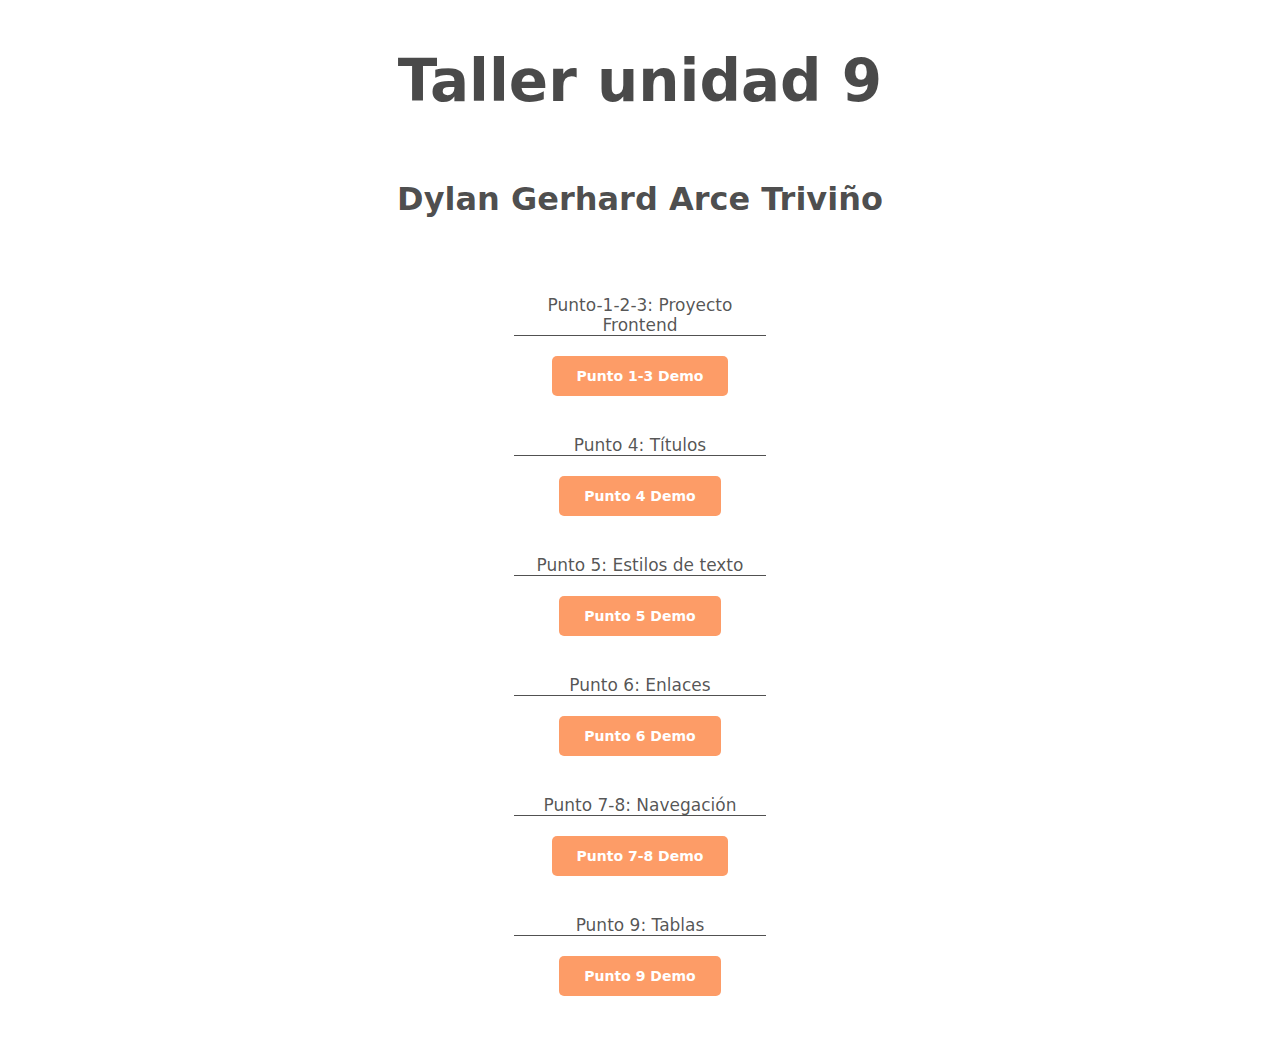
<file: index.html>
<!DOCTYPE html>
<html lang="en">
<head>
  <meta charset="UTF-8">
  <meta http-equiv="X-UA-Compatible" content="IE=edge">
  <meta name="viewport" content="width=device-width, initial-scale=1.0">
  <title>taller 9 menu</title>
  <link rel="stylesheet" href="./styles/styles.css">
</head>
<body> 
  <div>
    <h1> Taller unidad 9</h1>
    <h2>Dylan Gerhard Arce Triviño</h2>
    <nav>
      <ul>
        <li>
          <p>
            Punto-1-2-3: Proyecto Frontend
          </p> 
          <a href="./punto-1-2-3/index.html">
            Punto 1-3 Demo
          </a>
        </li>
        <li>
          <p>
            Punto 4: Títulos
          </p> 
          <a href="./punto-4/index.html">
            Punto 4 Demo
          </a>
        </li>
        <li>
          <p>
            Punto 5: Estilos de texto
          </p>
          <a href="./punto-5/index.html">
            Punto 5 Demo
          </a>
        </li>
        <li>
          <p>
            Punto 6: Enlaces
          </p>
          <a href="./punto-6/index.html">
            Punto 6 Demo
          </a>
        </li>
        <li>
          <p>
            Punto 7-8: Navegación
          </p>
          <a href="./punto-7-8/index.html">
            Punto 7-8 Demo
          </a>
        </li>
        <li>
          <p>
            Punto 9: Tablas
          </p>
          <a href="./punto-9/index.html">
            Punto 9 Demo
          </a>
        </li>
      </ul>
    </nav>
  </div> 
</body>
</html>
</file>
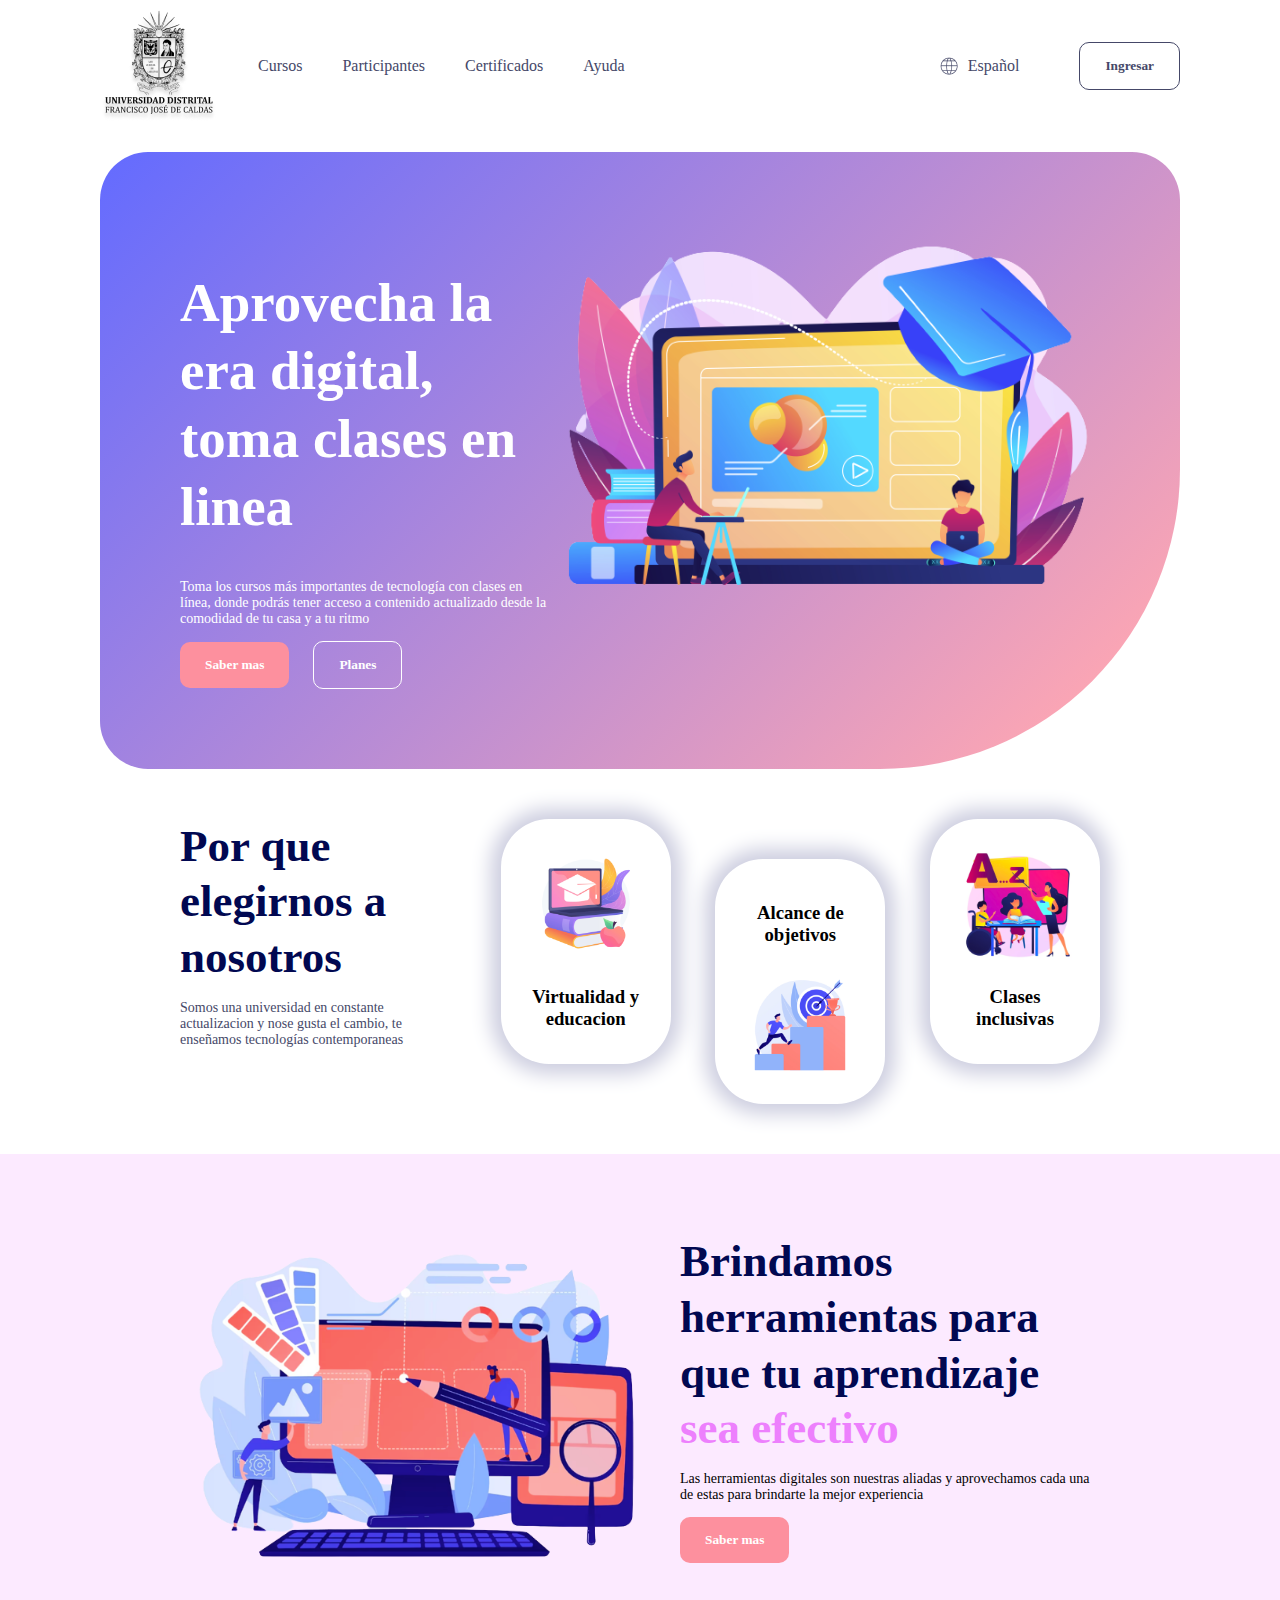
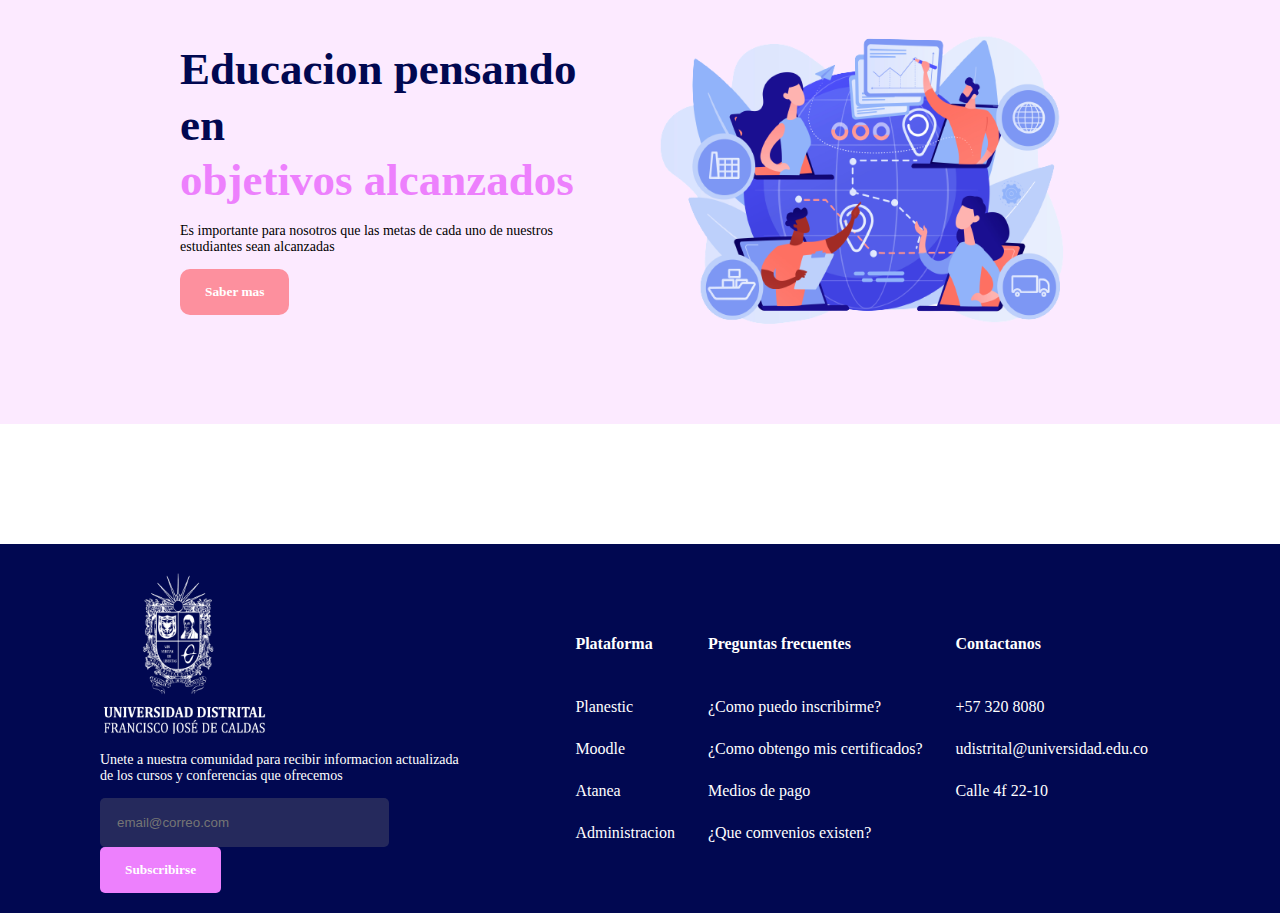
<file: punto-1-2-3/index.html>
<!DOCTYPE html>
<html lang="en">
<head>
    <meta charset="UTF-8">
    <meta name="viewport" content="width=device-width, initial-scale=1.0">
    <title>Index</title>
    <link rel="stylesheet" href="./public/styles/header-styles.css">
    <link rel="stylesheet" href="./public/styles/common-styles.css">
    <link rel="stylesheet" href="https://indestructibletype.com/fonts/Jost.css" type="text/css" charset="utf-8" />
    <link rel="stylesheet" href="./public/styles/banner-styles.css">
    <link rel="stylesheet" href="./public/styles/section-1-1styles.css">
    <link rel="stylesheet" href="./public/styles/section-2-styles.css">
    <link rel="stylesheet" href="./public/styles/footer-styles.css">
</head>
<body>
    <header>
        <div class="header_navigator">
            <img src="./public/images/header-logo.png" alt="Header logo">
            <nav>
                <ul>
                    <li><a href="#banner">Cursos</a></li>
                    <li><a href="#section-1">Participantes</a></li>
                    <li><a href="#section-2">Certificados</a></li>
                    <li><a href="footer">Ayuda</a></li>
                </ul>
            </nav>
        </div>
        <div class="header__settings">
            <div class="language">
                <img src="./public/images/header-world.png" alt="Header world">
                <span>Español</span>
            </div>
            <button>Ingresar</button>
        </div>
    </header>
    <main>
        <section id="banner">
            <div class="banner_info">
                <div class="banner_texts">
                    <h1>Aprovecha la era digital, toma clases en linea</h1>
                    <p>
                        Toma los cursos más importantes de tecnología con clases en línea, donde podrás tener acceso a contenido actualizado desde la comodidad de tu casa y a tu ritmo
                    </p>
                </div>
                <div class="banner_butoms">
                    <button class="button--orange">Saber mas</button>
                    <button class="button--transparent">Planes</button>
                </div>
            </div>
            <img src="./public/images/banner-online.png" alt="Banner online">
        </section>
        <section id="section-1">
            <div class="section-1__info">
                <h2>Por que elegirnos a nosotros</h2>
                <p>
                    Somos una universidad en constante actualizacion y nose gusta el cambio, te enseñamos tecnologías contemporaneas
                </p>
            </div>
            <div class="section-1__card">
                <img 
                    src="./public/images/section1-education.png"  
                    alt="Education"
                    height="120px"
                    width="120px"
                    >
                <h3>Virtualidad y educacion</h3>
            </div>    
            <div class="section-1__card section-1__card-down" >
                <h3>Alcance de objetivos</h3>
                <img 
                    src="./public/images/section1-goals.png"  
                    alt="Goals"
                    height="120px"
                    width="120px"
                    >
            </div>
            <div class="section-1__card">
                <img 
                    src="./public/images/section1-teach.png"  
                    alt="Teach"
                    height="120px"
                    width="120px"
                    >
            <h3>Clases inclusivas</h3>
            </div>
        </section>
        <section id="section-2">
        <div class="section-2__info">
            <img 
                src="./public/images/section2-tools.png"
                alt="Tools"
                height="330px"
                width="470px"
            >
            <div>
                <h2>Brindamos herramientas para que tu aprendizaje</h2>
                <h2 class="tittle__pink">sea efectivo</h2>
                <p>
                    Las herramientas digitales son nuestras aliadas y aprovechamos cada una de estas para brindarte la mejor experiencia
                </p>
                <button class="button--orange">Saber mas</button>
            </div>
        </div>
        <div class="section-2__info">
            <div>
                <h2>Educacion pensando en</h2>
                <h2 class="tittle__pink">objetivos alcanzados</h2>
                <p>
                    Es importante para nosotros que las metas de cada uno de nuestros estudiantes sean alcanzadas
                </p>
                <button class="button--orange">Saber mas</button>
            </div>
            <img 
                src="./public/images/section2-goals.png"
                alt="Goals"
                height="330px"
                width="470px"
            >
        </div>
    </section>
    </main>
    <footer id="footer">
        <div class="footer__info">
            <img 
                src="./public/images/footer-logo.png"
                alt="Logo"
                height="170px"
                width="175px"
            >
            <p>
                Unete a nuestra comunidad para recibir informacion actualizada de los cursos y conferencias que ofrecemos
            </p>
            <form action="">
                <input 
                    type="email"
                    placeholder="email@correo.com"
                    name="user_name"
                >
                <button>Subscribirse</button>
            </form>
        </div>
        <div class="footer__list">
            <table>
                <thead>
                    <tr>
                        <th>Plataforma</th>
                        <th>Preguntas frecuentes</th>
                        <th>Contactanos</th>
                    </tr>
                </thead>
                <tbody>
                    <tr>
                        <td><a href="">Planestic</a></td>
                        <td><a href="">¿Como puedo inscribirme?</a></td>
                        <td><a href="">+57 320 8080</a></td>
                    </tr>
                    <tr>
                        <td><a href="">Moodle</a></td>
                        <td><a href="">¿Como obtengo mis certificados?</a></td>
                        <td><a href="">udistrital@universidad.edu.co</a></td>
                    </tr>
                    <tr>
                        <td><a href="">Atanea</a></td>
                        <td><a href="">Medios de pago</a></td>
                        <td><a href="">Calle 4f 22-10</a></td>
                    </tr>
                    <tr>
                        <td><a href="">Administracion</a></td>
                        <td><a href="">¿Que comvenios existen?</a></td>
                    </tr>
                </tbody>
            </table>
        </div>
    </footer>
</body>
</html>
</file>
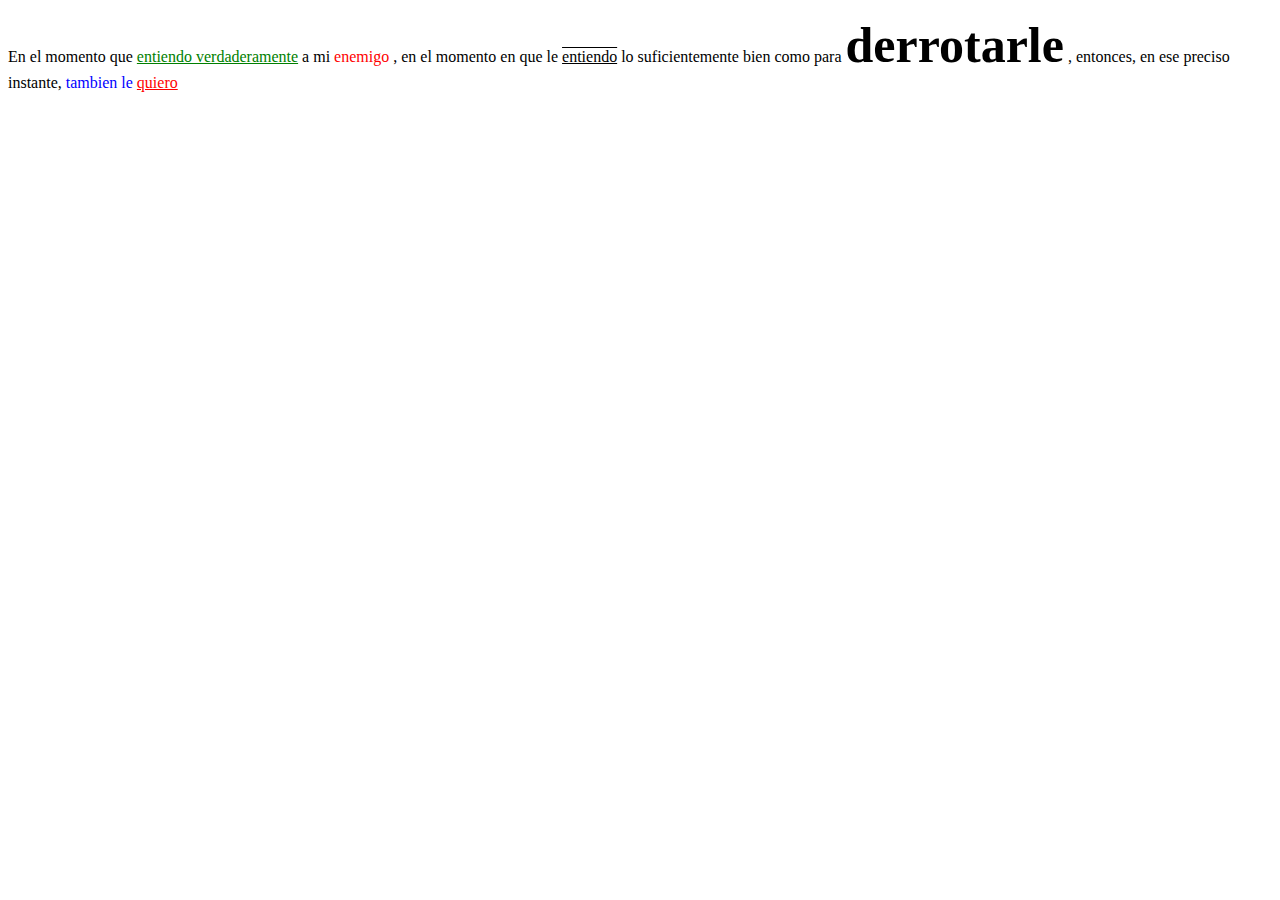
<file: punto-5/index.html>
<!DOCTYPE html>
<html lang="en">
<head>
    <meta charset="UTF-8">
    <meta name="viewport" content="width=device-width, initial-scale=1.0">
    <title>Document</title>
</head>
<body>
    <div>
        <p>
            En el momento que 
            <u style="color: green;">entiendo verdaderamente</u>
            a mi 
            <span style="color: red;">enemigo</span>
            , en el momento en que le 
            <span style="text-decoration: overline underline;">entiendo</span> 
            lo suficientemente bien como para 
            <b style="font-size: 50px;">derrotarle</b>
            , entonces, en ese preciso instante, 
            <span style="color: blue;">tambien le</span>  
            <u style="color: red;">quiero</u>
        </p>
    </div>
</body>
</html>
</file>
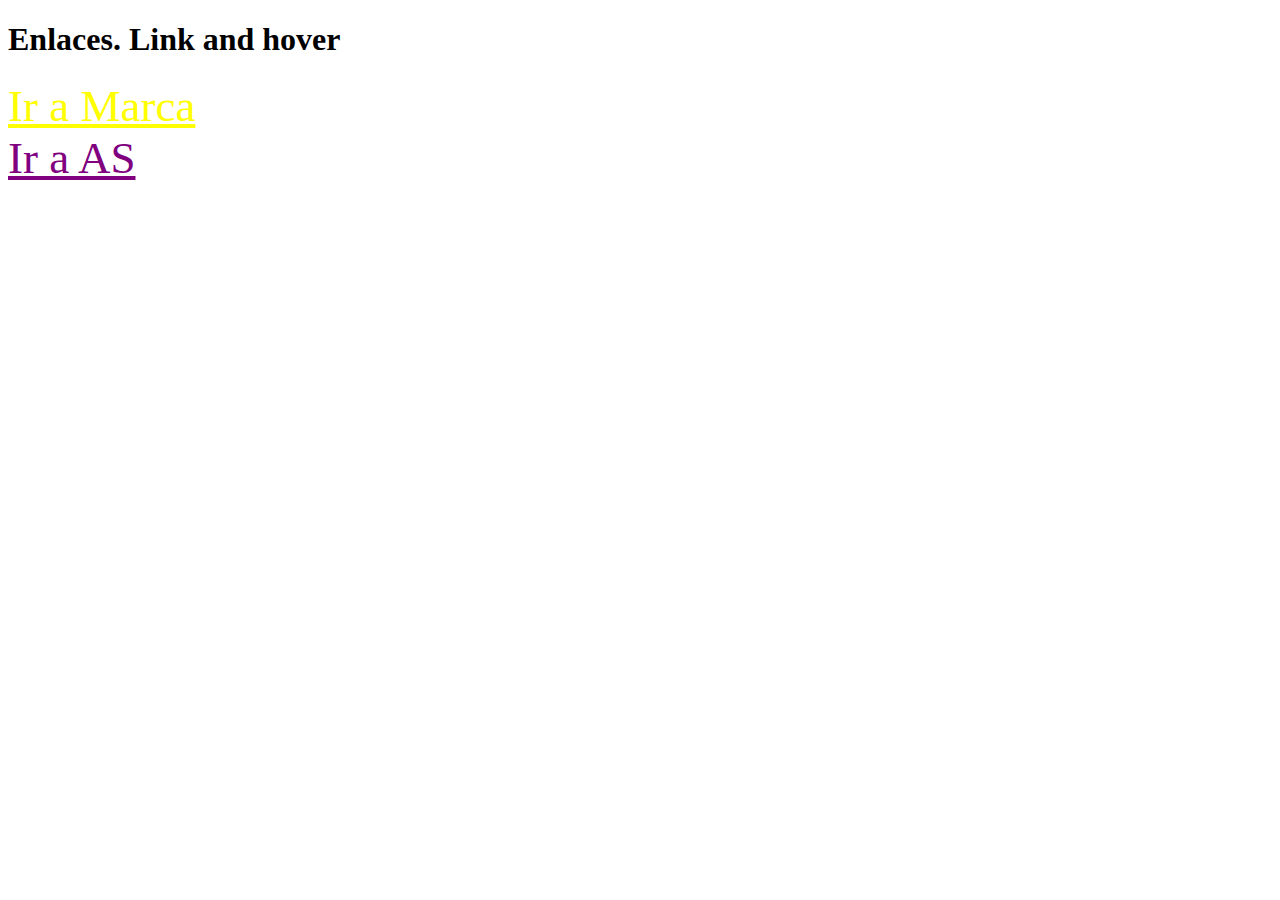
<file: punto-6/index.html>
<!DOCTYPE html>
<html lang="en">
<head>
    <meta charset="UTF-8">
    <meta name="viewport" content="width=device-width, initial-scale=1.0">
    <title>Document</title>
</head>
<body>
    <h1>Enlaces. Link and hover</h1>
    <a href="https://www.marca.com" style="color: yellow; font-size: 45px;">Ir a Marca</a> <br>
    <a href="https://colombia.as.com/" style="color: purple; font-size: 45px;">Ir a AS</a>
</body>
</html>
</file>
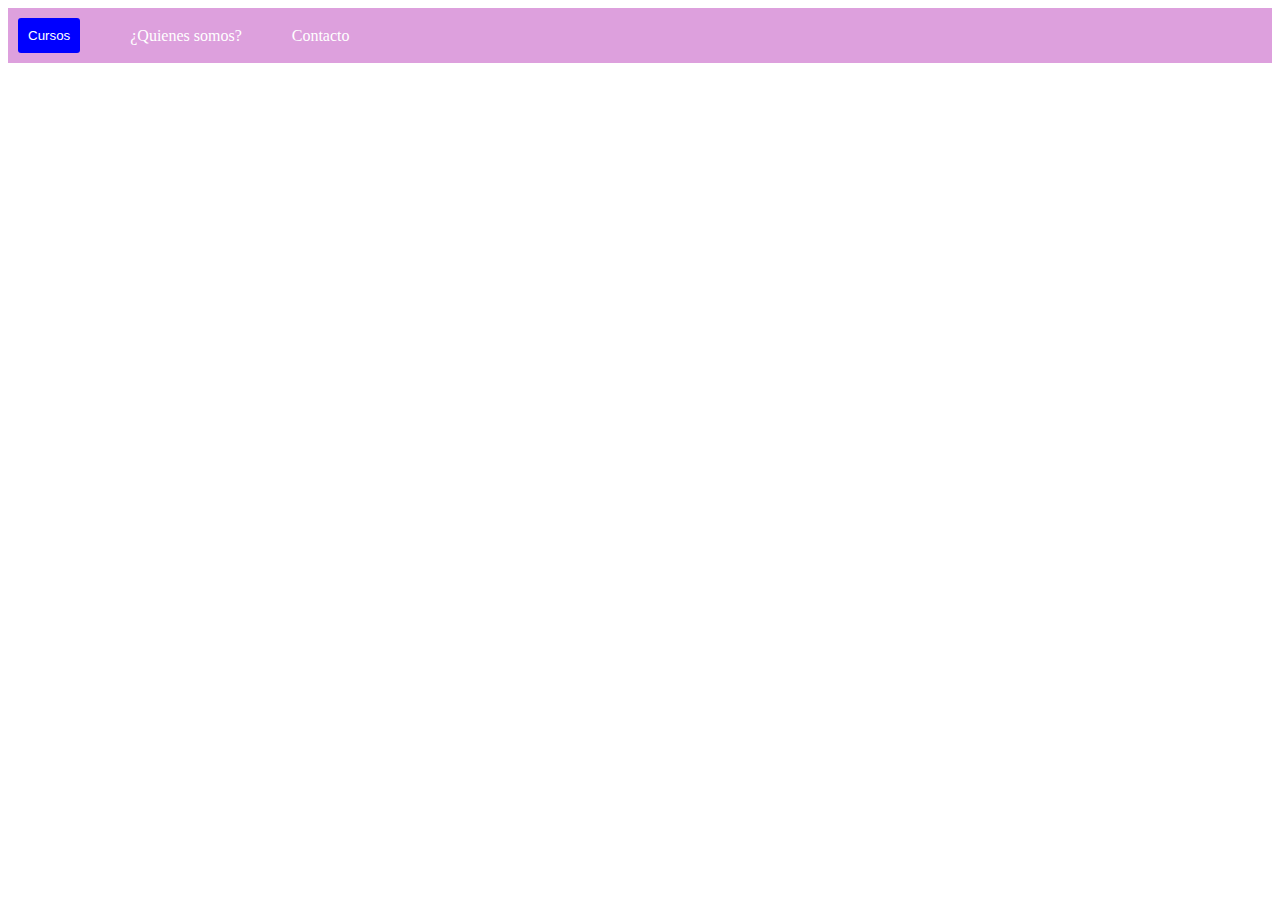
<file: punto-7-8/index.html>
<!DOCTYPE html>
<html lang="en">
<head>
    <meta charset="UTF-8">
    <meta name="viewport" content="width=device-width, initial-scale=1.0">
    <title>Document</title>
</head>
<body>
    <header>
        <div>
            <nav style="display: flex; 
            list-style: none; 
            background-color: plum;
            padding: 10px;
            color: white;
            gap: 50px;
            align-items: center">
                <button style="background-color: blue; 
                border-radius: 3px; 
                border: none;
                color: white;
                padding: 10px;
                cursor: pointer;">Cursos</button>
                <li>¿Quienes somos?</li>
                <li>Contacto</li>
            </nav>
        </div>
    </header>
</body>
</html>
</file>
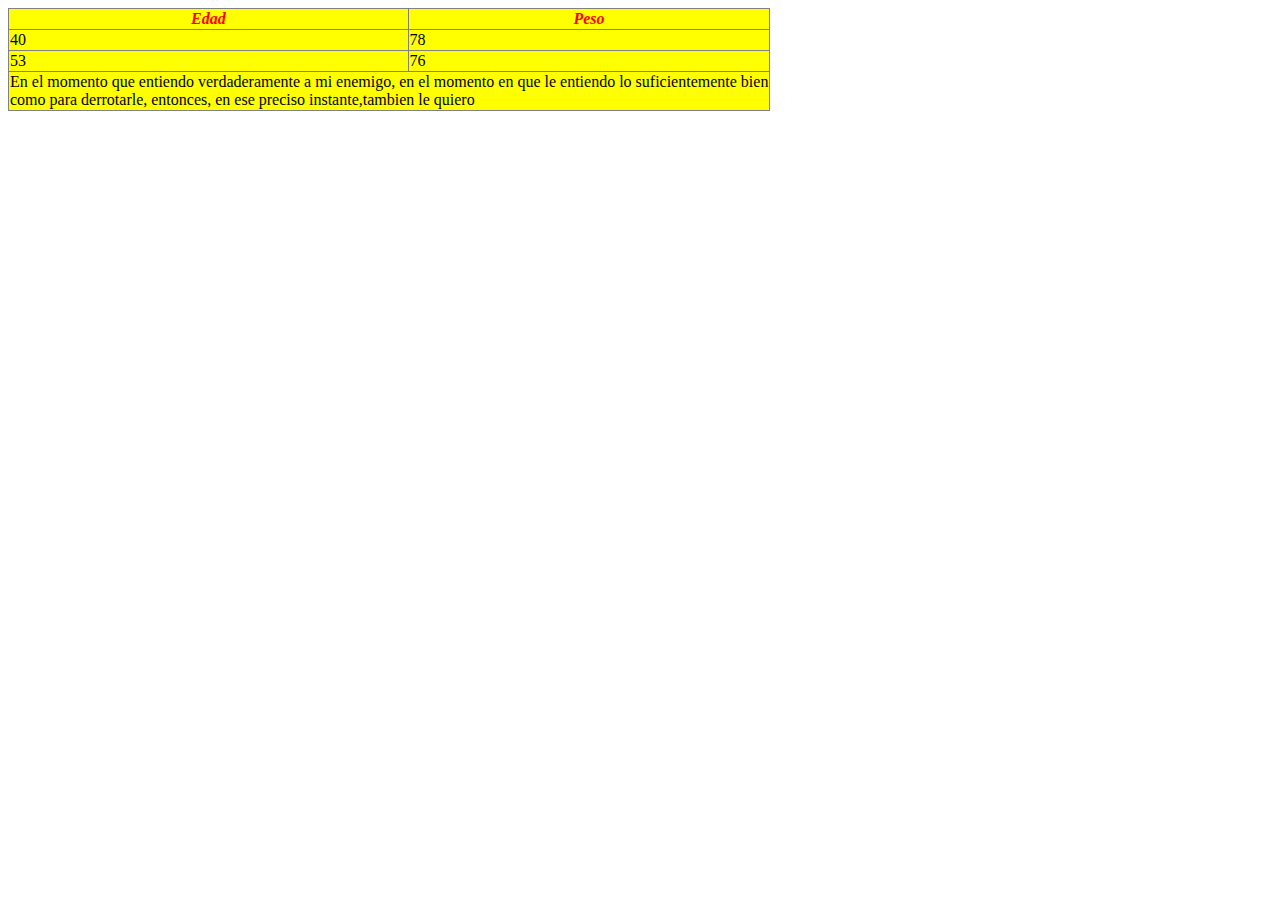
<file: punto-9/index.html>
<!DOCTYPE html>
<html lang="en">
<head>
    <meta charset="UTF-8">
    <meta name="viewport" content="width=device-width, initial-scale=1.0">
    <title>Document</title>
</head>
<body>
    <table style="background-color: yellow; border-collapse: collapse;" border="1px">
        <thead>
            <tr style="color: red;">
                <th><i>Edad</i></th>
                <th><i>Peso</i></th>
            </tr>
        </thead>
        <tbody>
            <tr>
                <td>40</td>
                <td>78</td>
            </tr>
            <tr>
                <td>53</td>
                <td>76</td>
            </tr>
            <tr>
                <td colspan="2"> En el momento que entiendo verdaderamente a mi enemigo, en el momento en que le entiendo lo suficientemente bien <br>
                como para derrotarle, entonces, en ese preciso instante,tambien le quiero </td>
            </tr>
        </tbody>
    </table>
</body>
</html>
</file>
<file: styles/styles.css>
body {
    text-align: center;
    color: #000000b5;
    font-family: system-ui, -apple-system;
  }
  
  body, div {
    display: flex;
    justify-content: center;
    align-items: center;
  }
  
  div {
    flex-direction: column;
    width: 50%;
    height: 50%;
    text-align: center;
  }
  
  h1 {
    font-size: 58px;
  }
  
  h2 {
    font-size: 32px;
  }
  
  nav {
    width: 40%;
  }
  
  ul {
    padding: 0;
    text-align: center;
    list-style: none;
  }
  
  li {
    margin: 50px 0;
  }
  
  p {
    margin: 40px 0 30px;
    color: #000000ae;
    font-size: 17px;
    border-bottom: 1px solid;
  }
  
  a {
    padding: 12px 25px;
    color: #ffffff;
    background-color: #fd8f54e2;
    border: none;
    border-radius: 5px;
    font-family: system-ui, -apple-system;
    font-size: 14px;
    font-weight: bold;
    text-decoration: none;
    cursor: pointer;
  }
  
  a:hover {
    background-color: #e87537e2;
  }
</file>
<file: punto-1-2-3/public/styles/header-styles.css>
header {
    display: flex;
    margin: 10px 100px;
    justify-content: space-between;
}

.header_navigator {
    display: flex;
    align-items: center;
}

ul {
    display: flex;
    gap: 40px;
    list-style: none;
}

nav a {
    color: #454868;
    text-decoration: none;
    font-weight: 500;
}

.header__settings {
    display: flex;
    align-items: center;
    gap: 60px;
}

.language {
    align-items: center;
    display: flex;
    gap: 10px;
    font-family: 'Jost';
    font-weight: 300;
    color: #454868;
}

header button{
    background-color: transparent;
    border: 1px solid #454868;
    color: #454868;
}
</file>
<file: punto-1-2-3/public/styles/common-styles.css>
a {
    font-family: 'Jost';
}

button {
    font-family: 'Jost';
    font-weight: bold;
    border-radius: 10px;
    padding: 15px 25px;
    cursor: pointer;
}

p {
    font-family: 'Jost';
    font-size: 14px;
}

.button--orange {
    background-color: #FD909E;
    color: white;
    border: none;
}

h2 {
    font-family: 'Jost';
    font-size: 45px;
    color: #010851;
    line-height: 124%;
    letter-spacing: -1%;
    margin: 0;
}

body {
    margin: 0px;
}
</file>
<file: punto-1-2-3/public/styles/banner-styles.css>
#banner {
    display: flex;
    margin: 30px 100px;
    background: linear-gradient(135deg, #636BFF 0%, #FFA7B2 92.65%);
    border-radius: 48px 48px 300px 48px;
    padding: 80px;
    color: white;
}

h1 {
    font-family: 'Jost';
    font-size: 55px;
    line-height: 124%;
    letter-spacing: -1%;
}

#banner img {
    width: 550px;
    height: 370px;
}

.button--transparent {
    background-color: transparent;
    color: white;
    border: 1px solid;
    margin-left: 20px;
}
</file>
<file: punto-1-2-3/public/styles/section-1-1styles.css>
#section-1 {
    display: flex;
    margin: 50px 180px;
    justify-content: space-between;
}

.section-1__info {
    width: 30%;
}

.section-1__info p {
    color: #454868;
}

.section-1__card {
    width: min-content;
    height: 195px;
    box-shadow: 0px 0px 20px 10px #cccddf;
    border-radius: 48px;
    padding: 25px;
    text-align: center;
}

.section-1__card-down {
    margin-top: 40px;
}

h3 {
    font-family: 'Jost';
}
</file>
<file: punto-1-2-3/public/styles/section-2-styles.css>
#section-2 {
    background-color: #ec80fd2b;
    padding: 30px 180px;
}

.section-2__info {
    display: flex;
    font-family: 'Jost';
    margin: 50px 0px;
    gap: 30px;
    align-items: center;
}

.tittle__pink {
    color: #ED80FD;
}
</file>
<file: punto-1-2-3/public/styles/footer-styles.css>
footer {
    display: flex;
    background-color: #010851;
    margin-top: 120px;
    padding: 20px 100px;
    justify-content: space-between;
    align-items: center;
    color: white;
    font-family: 'Jost';
}

.footer__info {
    width: 34%;
}
    
form button {
    background-color: #ED80FD;
    color: white;
    border-radius: 5px;
    border: none;
}

input {
    background: #45486888;
    border-radius: 5px;
    border: none;
    padding: 17px;
    width: 255px;
    margin-right: -20px;
}

td a {
    color: white;
    text-decoration: none;
}

th {
    height: 80px;
}

tr {
    height: 40px;
}

td {
    padding-right: 30px;
}

table {
    gap: 50px;
    text-align: left;
}
</file>
